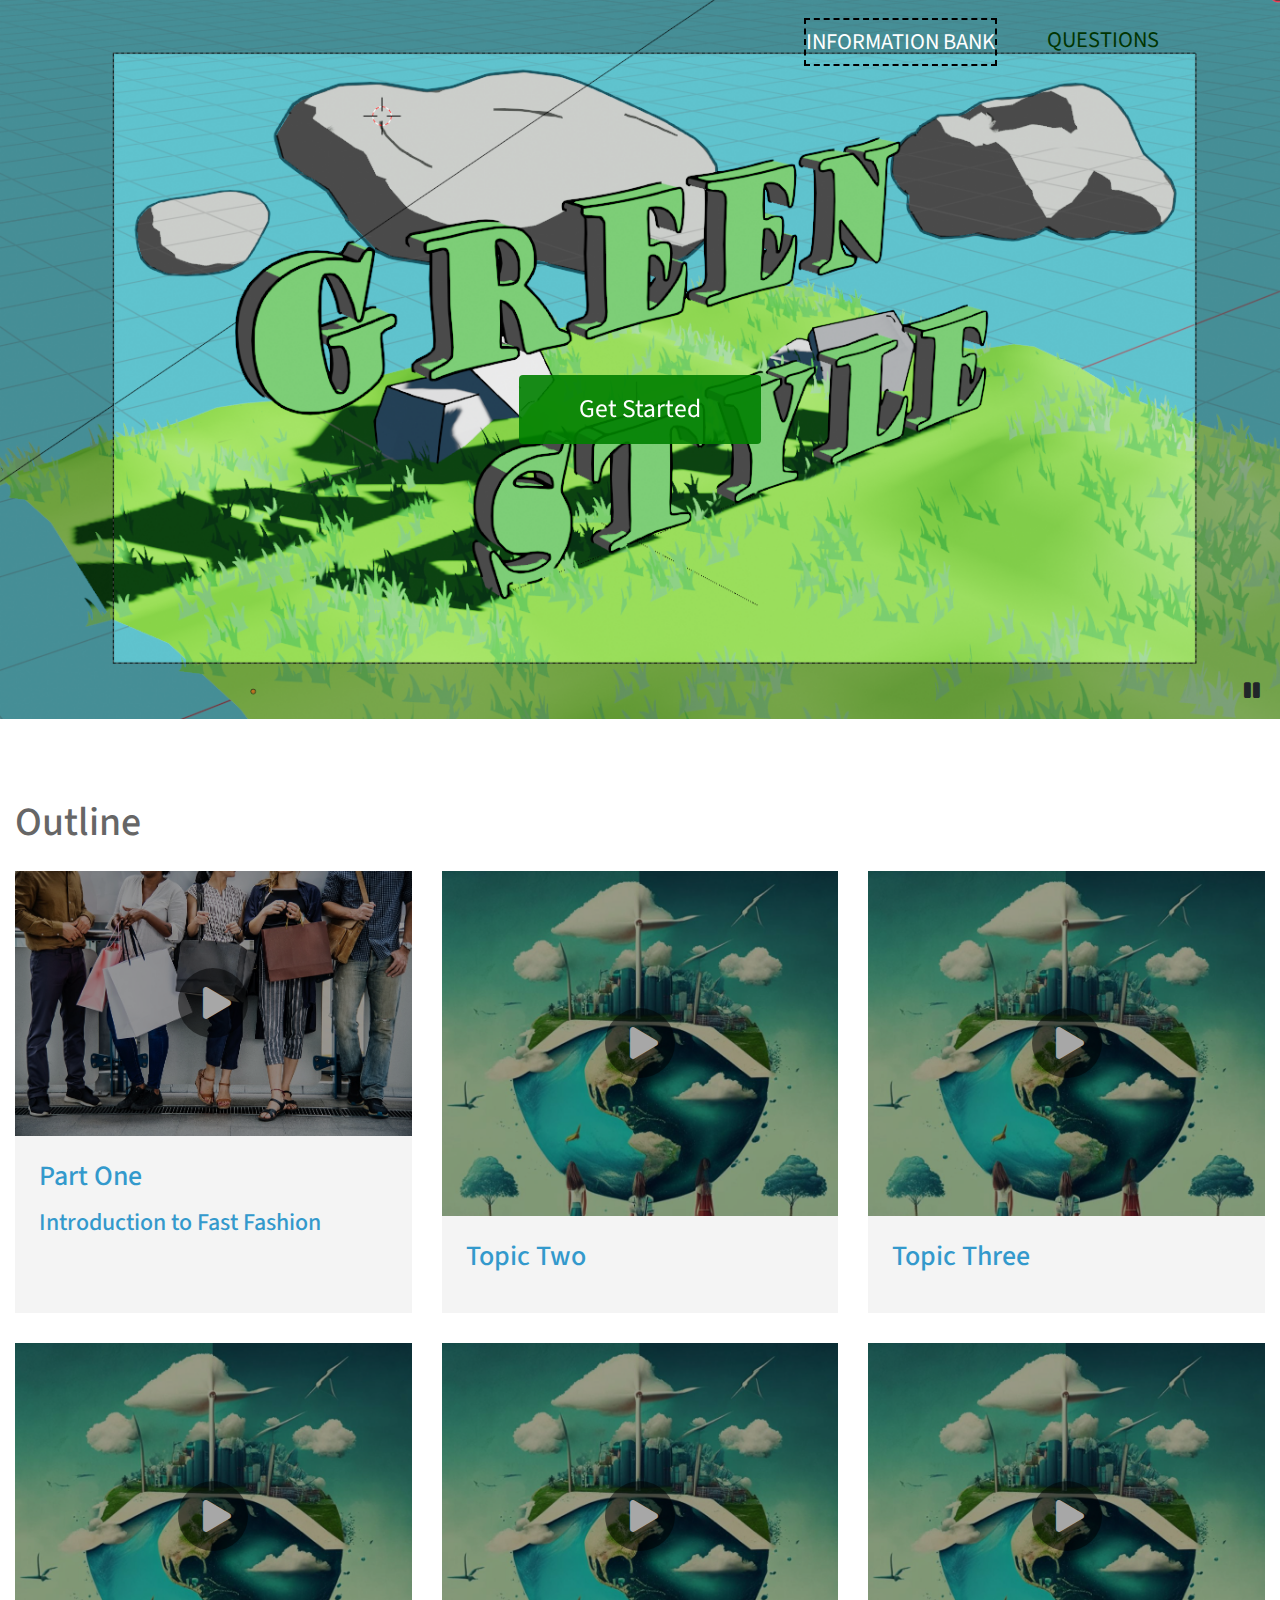
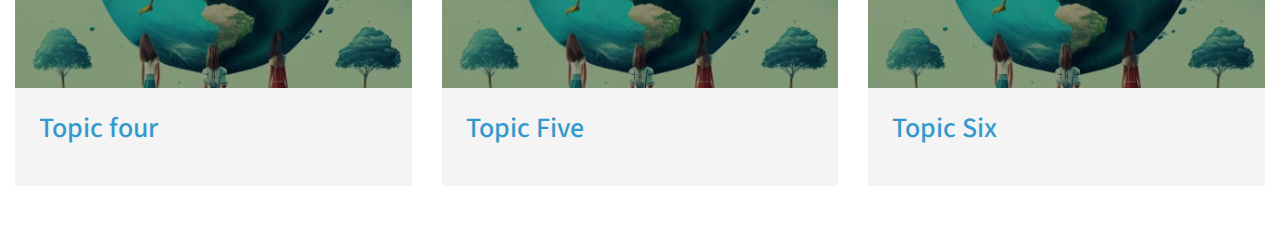
<file: index.html>
<!DOCTYPE html>
<html lang="en">

<head>
    <meta charset="UTF-8">
    <meta name="viewport" content="width=device-width, initial-scale=1.0">
    <title>Green Style</title>
    <link rel="stylesheet" href="fontawesome/css/all.min.css"> <!-- https://fontawesome.com/ -->
    <link href="https://fonts.googleapis.com/css2?family=Source+Sans+Pro&display=swap" rel="stylesheet">
    <!-- https://fonts.google.com/ -->
    <link rel="stylesheet" href="css/bootstrap.min.css">
    <link rel="stylesheet" href="css/templatemo-video-catalog.css">
<!--

TemplateMo 552 Video Catalog

https://templatemo.com/tm-552-video-catalog

-->

</head>
<style> 
    @media (max-width: 767px) {
       
        .btn-get-started {
            display: none;
        }
        .btn 
        .tm-btn-animate 
        .tm-btn-cta 
        .tm-icon-down{
            display: none;
        }
    }
    </style>
<body>
    
    <div class="tm-page-wrap mx-auto">
        <div class="position-relative">
            <div class="position-absolute tm-site-header">
                <div class="container-fluid position-relative">
                    <div class="row">
                        <div class="col-7 col-md-4">
                        </div>
                        <div class="col-5 col-md-8 ml-auto mr-0">
                            <div class="tm-site-nav">
                                <nav class="navbar navbar-expand-lg mr-0 ml-auto" id="tm-main-nav">
                                    <button class="navbar-toggler tm-bg-black py-2 px-3 mr-0 ml-auto collapsed" type="button"
                                        data-toggle="collapse" data-target="#navbar-nav" aria-controls="navbar-nav"
                                        aria-expanded="false" aria-label="Toggle navigation">
                                        <span>
                                            <i class="fas fa-bars tm-menu-closed-icon"></i>
                                            <i class="fas fa-times tm-menu-opened-icon"></i>
                                        </span>
                                    </button>
                                    <div class="collapse navbar-collapse tm-nav" id="navbar-nav">
                                        <ul class="navbar-nav text-uppercase">
                                            <li class="nav-item active">
                                                <a class="nav-link tm-nav-link" href="#">Information Bank <span class="sr-only">(current)</span></a>
                                            </li>
                                            <li class="nav-item">
                                                <a class="nav-link tm-nav-link" href="about.html">Questions</a>
                                            </li>                   
                                        </ul>
                                    </div>
                                </nav>
                            </div>
                        </div>
                    </div>
                </div>
            </div>
            <div class="tm-welcome-container text-center text-white">
                <div class="tm-welcome-container-inner">
                    
                    <a href="#content" class="btn tm-btn-animate tm-btn-cta tm-icon-down btn-get-started" >
                        <span>Get Started</span>
                    </a>
                </div>
            </div>

            <div id="tm-video-container">
                
                    <img style="width: 100%; height: 60%; " src="image/img1.jpg" alt="Fallback image if video is not supported or available">
                  
            </div>
            
            <i id="tm-video-control-button" class="fas fa-pause"></i>
        </div>

        <div class="container-fluid">
            <div id="content" class="mx-auto tm-content-container">
                <main>
                    <div class="row">
                        <div class="col-12">
                            <h2 class="tm-page-title mb-4">Outline </h2>
                            
                        </div>
                    </div>
                    
                    <div class="row tm-catalog-item-list">
                        <div class="col-lg-4 col-md-6 col-sm-12 tm-catalog-item">
                            <div class="position-relative tm-thumbnail-container">
                                <img src="image/fast2.jpg" alt="Image"   class="img-fluid tm-catalog-item-img" style="width: 1000px">    
                                <a href="intro.html" class="position-absolute tm-img-overlay">
                                    <i class="fas fa-play tm-overlay-icon"></i>
                                </a>
                            </div>    
                            <div class="p-4 tm-bg-gray tm-catalog-item-description">
                                <h3 class="tm-text-primary mb-3 tm-catalog-item-title">Part One </h3>
                                <h4 class="tm-text-primary mb-3 tm-catalog-item-title">Introduction to Fast Fashion</h4>
                            </div>
                        </div>
                        <div class="col-lg-4 col-md-6 col-sm-12 tm-catalog-item">
                            <div class="position-relative tm-thumbnail-container">
                                <img src="image/sky.png" alt="Image" class="img-fluid tm-catalog-item-img">    
                                <a href="#" class="position-absolute tm-img-overlay">
                                    <i class="fas fa-play tm-overlay-icon"></i>
                                </a>
                            </div>
                            <div class="p-4 tm-bg-gray tm-catalog-item-description">
                                <h3 class="tm-text-primary mb-3 tm-catalog-item-title">Topic Two</h3>
                                
                            </div>
                        </div>
                        <div class="col-lg-4 col-md-6 col-sm-12 tm-catalog-item">
                            <div class="position-relative tm-thumbnail-container">
                                <img src="image/sky.png" alt="Image" class="img-fluid tm-catalog-item-img">    
                                <a href="#" class="position-absolute tm-img-overlay">
                                    <i class="fas fa-play tm-overlay-icon"></i>
                                </a>
                            </div>                            
                            <div class="p-4 tm-bg-gray tm-catalog-item-description">
                                <h3 class="tm-text-primary mb-3 tm-catalog-item-title">Topic Three</h3>
                               
                            </div>
                        </div>
                        <div class="col-lg-4 col-md-6 col-sm-12 tm-catalog-item">
                            <div class="position-relative tm-thumbnail-container">
                                <img src="image/sky.png" alt="Image" class="img-fluid tm-catalog-item-img">    
                                <a href="#" class="position-absolute tm-img-overlay">
                                    <i class="fas fa-play tm-overlay-icon"></i>
                                </a>
                            </div>    
                            <div class="p-4 tm-bg-gray tm-catalog-item-description">
                                <h3 class="tm-text-primary mb-3 tm-catalog-item-title">Topic four</h3>
                            </div>
                        </div>
                        <div class="col-lg-4 col-md-6 col-sm-12 tm-catalog-item">
                            <div class="position-relative tm-thumbnail-container">
                                <img src="image/sky.png" alt="Image" class="img-fluid tm-catalog-item-img">    
                                <a href="#" class="position-absolute tm-img-overlay">
                                    <i class="fas fa-play tm-overlay-icon"></i>
                                </a>
                            </div>
                            <div class="p-4 tm-bg-gray tm-catalog-item-description">
                                <h3 class="tm-text-primary mb-3 tm-catalog-item-title">Topic Five</h3>
                            </div>
                        </div>
                        <div class="col-lg-4 col-md-6 col-sm-12 tm-catalog-item">
                            <div class="position-relative tm-thumbnail-container">
                                <img src="image/sky.png" alt="Image" class="img-fluid tm-catalog-item-img">    
                                <a href="#" class="position-absolute tm-img-overlay">
                                    <i class="fas fa-play tm-overlay-icon"></i>
                                </a>
                            </div>                            
                            <div class="p-4 tm-bg-gray tm-catalog-item-description">
                                <h3 class="tm-text-primary mb-3 tm-catalog-item-title">Topic Six</h3>
                            </div>
                        </div>
                        
                    </div>

                    
                </main>
                <!--
                <footer class="row pt-5">
                    <div class="col-12">
                        <p class="text-right">Copyright 2020 The Video Catalog Company 
                        
                        - Designed by <a href="https://templatemo.com" rel="nofollow" target="_parent">TemplateMo</a></p>
                    </div>
                </footer>
            </div> -->
        </div>

    </div> <!-- .tm-page-wrap -->

    <script src="js/jquery-3.4.1.min.js"></script>
    <script src="js/bootstrap.min.js"></script>
    <script>
        function setVideoSize() {
            const vidWidth = 1920;
            const vidHeight = 1080;
            let windowWidth = window.innerWidth;
            let newVidWidth = windowWidth;
            let newVidHeight = windowWidth * vidHeight / vidWidth;
            let marginLeft = 0;
            let marginTop = 0;

            if (newVidHeight < 500) {
                newVidHeight = 500;
                newVidWidth = newVidHeight * vidWidth / vidHeight;
            }

            if(newVidWidth > windowWidth) {
                marginLeft = -((newVidWidth - windowWidth) / 2);
            }

            if(newVidHeight > 720) {
                marginTop = -((newVidHeight - $('#tm-video-container').height()) / 2);
            }

            const tmVideo = $('#tm-video');

            tmVideo.css('width', newVidWidth);
            tmVideo.css('height', newVidHeight);
            tmVideo.css('margin-left', marginLeft);
            tmVideo.css('margin-top', marginTop);
        }

        $(document).ready(function () {
            /************** Video background *********/

            setVideoSize();

            // Set video background size based on window size
            let timeout;
            window.onresize = function () {
                clearTimeout(timeout);
                timeout = setTimeout(setVideoSize, 100);
            };

            // Play/Pause button for video background      
            const btn = $("#tm-video-control-button");

            btn.on("click", function (e) {
                const video = document.getElementById("tm-video");
                $(this).removeClass();

                if (video.paused) {
                    video.play();
                    $(this).addClass("fas fa-pause");
                } else {
                    video.pause();
                    $(this).addClass("fas fa-play");
                }
            });
        })
    </script>
</body>

</html>
</file>
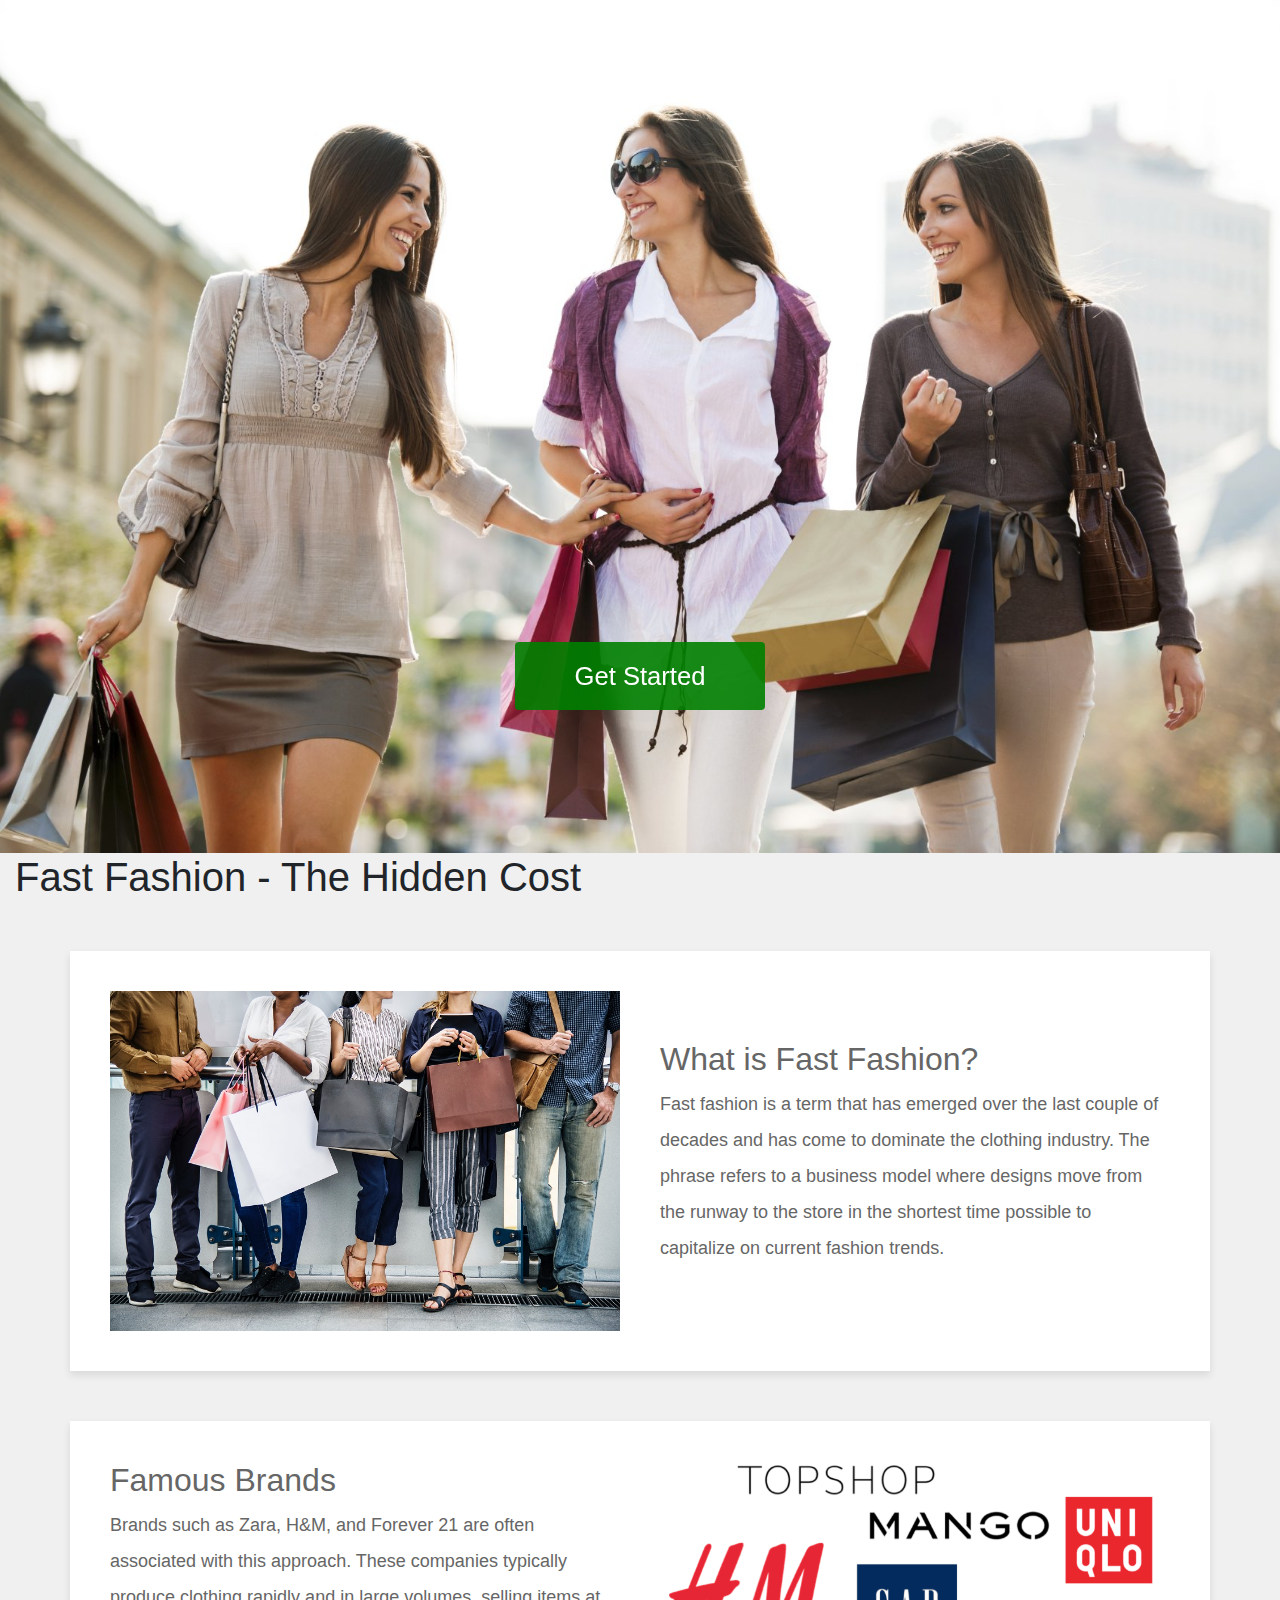
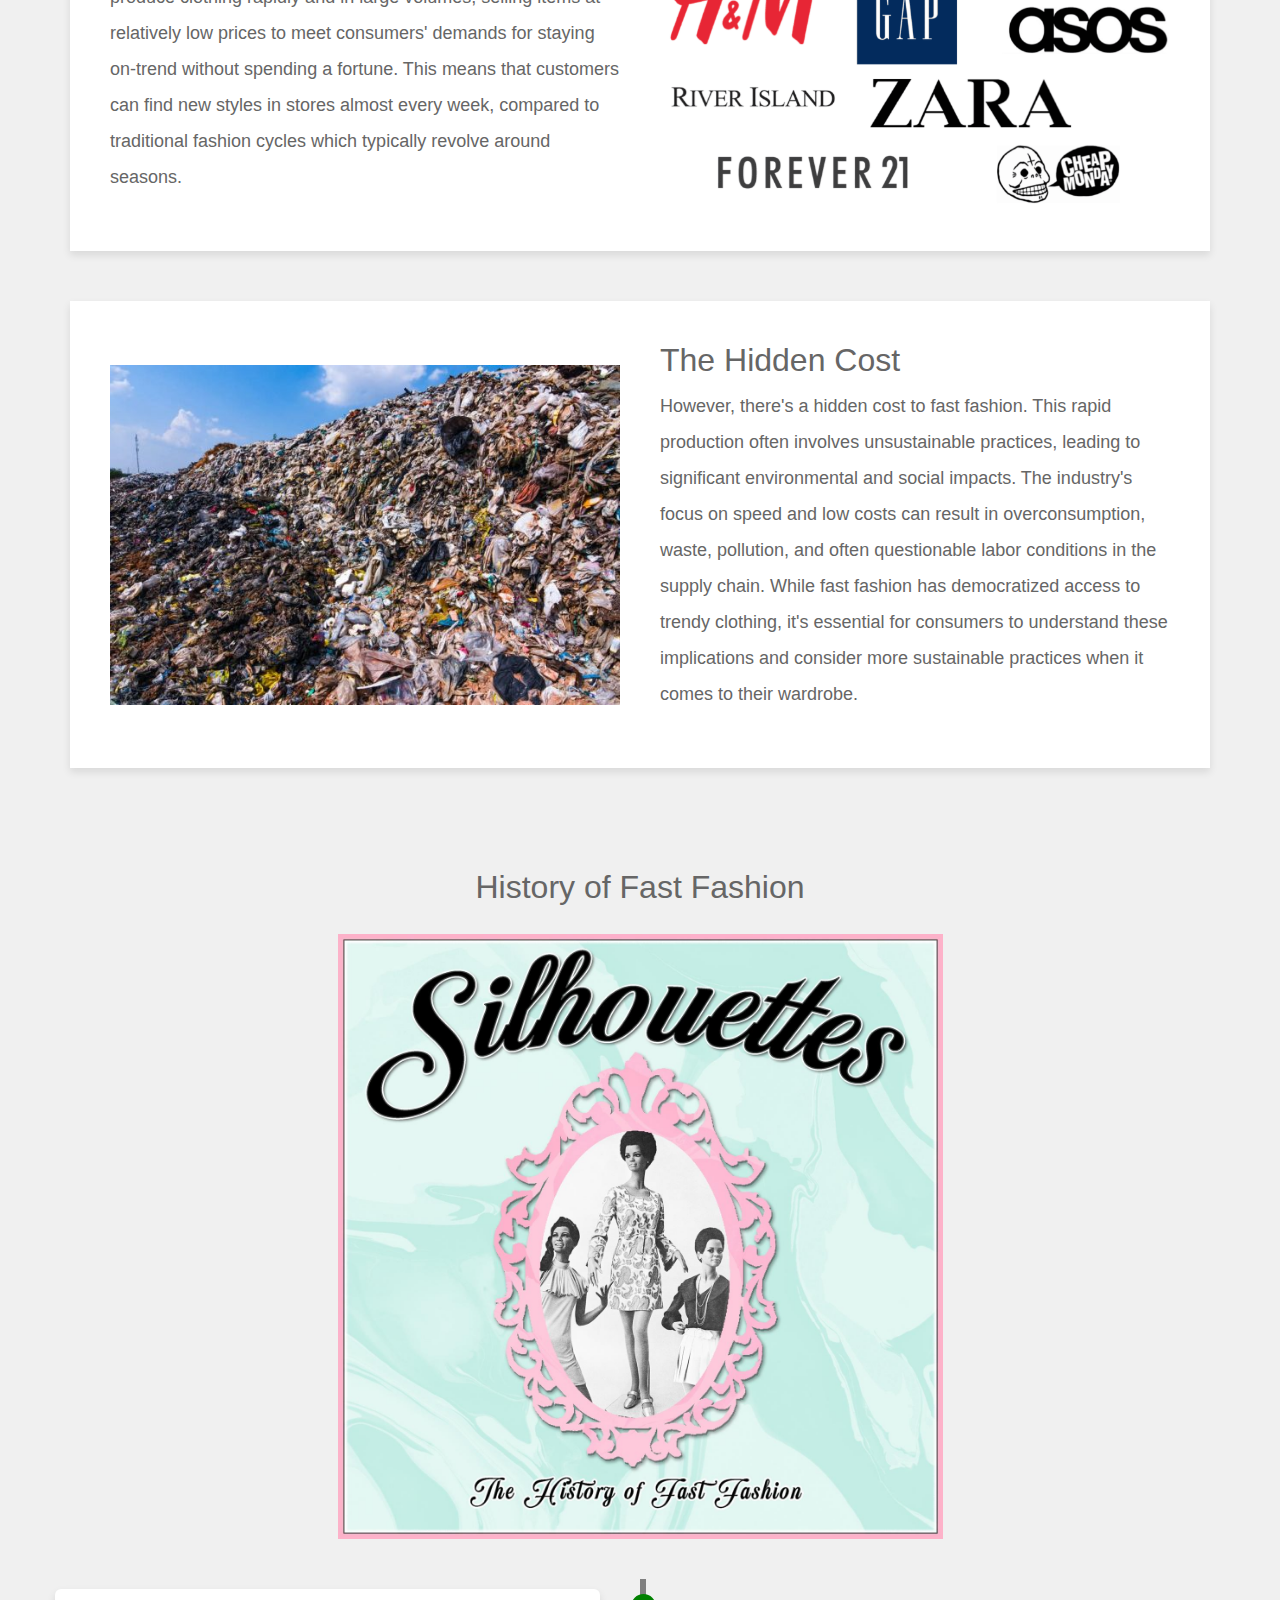
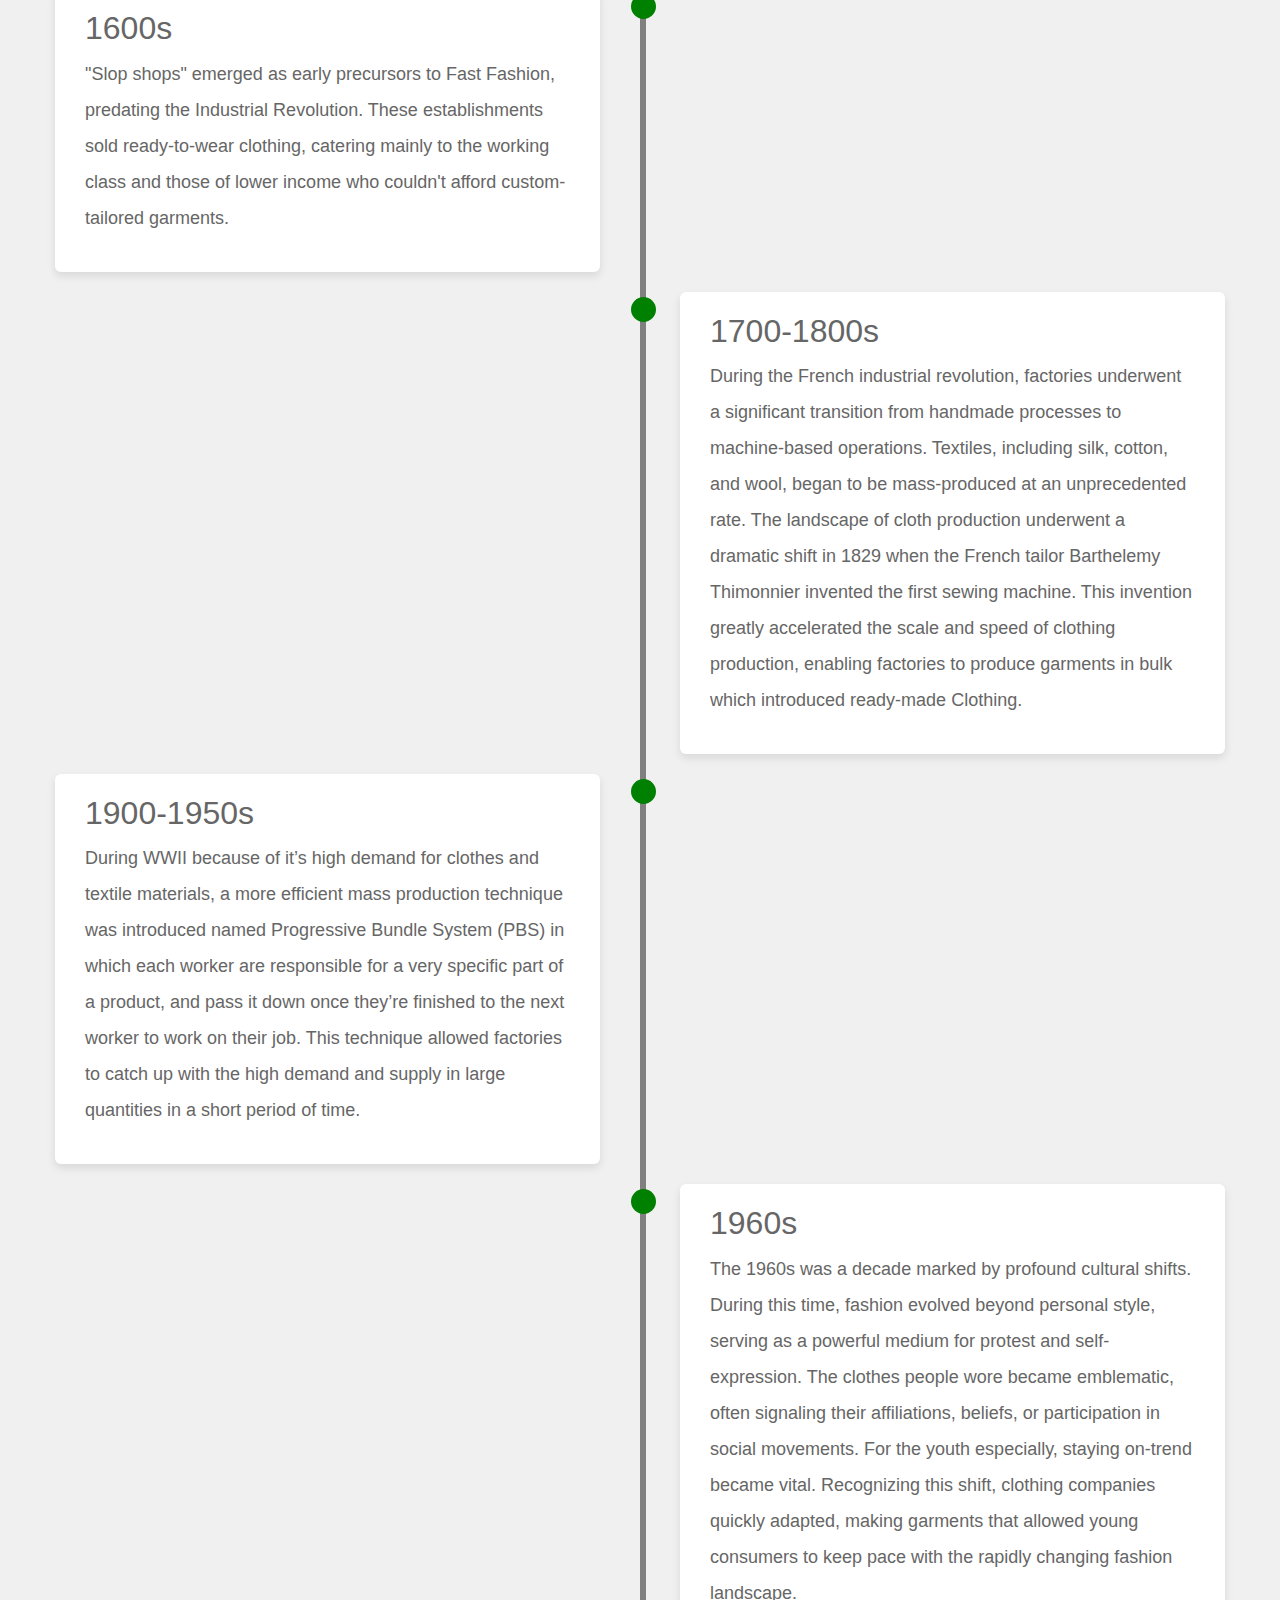
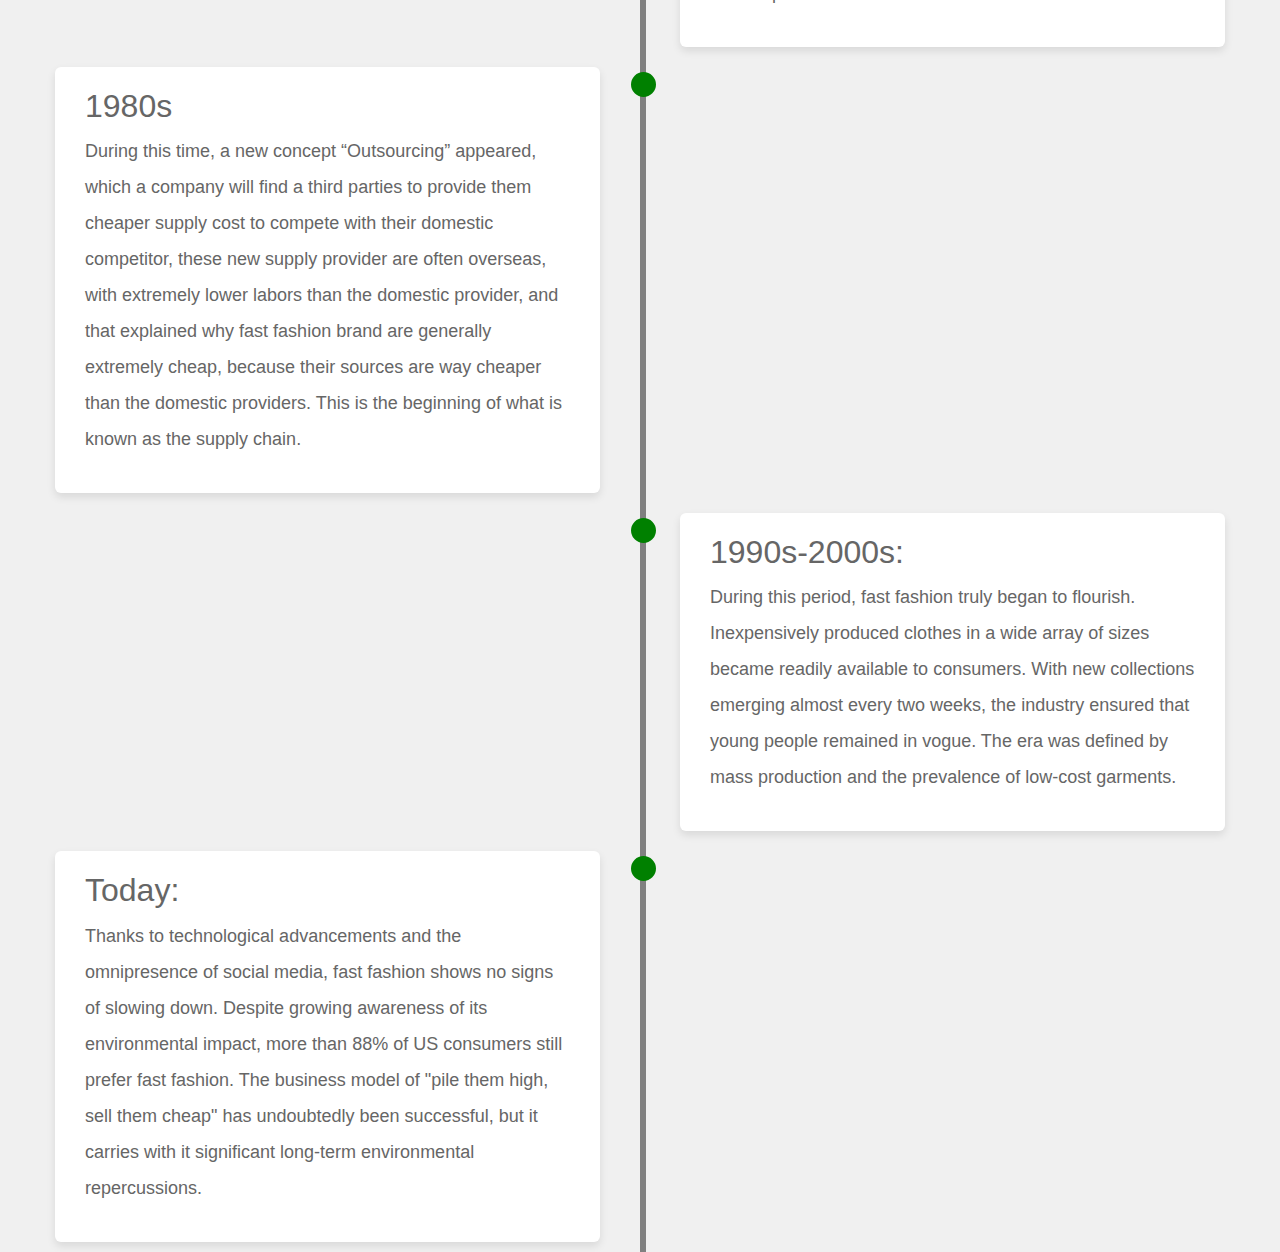
<file: intro.html>
<!DOCTYPE html>
<html lang="en">

<head>
    <meta charset="UTF-8">
    <meta name="viewport" content="width=device-width, initial-scale=1.0">
    <title>Green Style</title>
    <link rel="stylesheet" href="fontawesome/css/all.min.css"> <!-- https://fontawesome.com/ -->
    <link href="https://fonts.googleapis.com/css2?family=Source+Sans+Pro&display=swap" rel="stylesheet">
    <!-- https://fonts.google.com/ -->
    <link rel="stylesheet" href="css/bootstrap.min.css">
    <link rel="stylesheet" href="css/templatemo-video-catalog.css">
    <!--

    TemplateMo 552 Video Catalog

    https://templatemo.com/tm-552-video-catalog

    -->
</head>
<style>
    body {
        font-family: Arial, sans-serif;
        background-color: #f0f0f0;
        margin: 0;
        padding: 0;
    }

    /* Common CSS for both info boxes and images */
    .container {
        display: flex;
        align-items: center;
        margin: 50px auto;
        padding: 20px;
        background-color: #fff;
        box-shadow: 0 4px 8px rgba(0, 0, 0, 0.1);
        transition: transform 0.3s ease-in-out;
    }

    .container:hover {
        transform: scale(1.02);
    }

    .content {
        flex: 1;
        padding: 20px;
    }

    .image {
        flex: 1;
        padding: 20px;
    }

    img {
        max-width: 100%;
        height: auto;
        display: block;
        margin: 0 auto;
    }

    .button {
        padding: 10px 20px;
        background-color: #007bff;
        color: #fff;
        border: none;
        cursor: pointer;
        transition: background-color 0.3s ease-in-out;
    }

    .button:hover {
        background-color: #0056b3;
    }

    @media (max-width: 767px) {
        .container {
            flex-direction: column;
            align-items: center;
        }

        .content,
        .image {
            padding: 10px;
        }
        .btn-get-started {
            display: none;
        }
        .btn 
        .tm-btn-animate 
        .tm-btn-cta 
        .tm-icon-down{
            display: none;
        }
    }
    
/* The actual timeline (the vertical ruler) */
.timeline {
  position: relative;
  max-width: 1250px;
  margin: 0 auto;
}

/* The actual timeline (the vertical ruler) */
.timeline::after {
  content: '';
  position: absolute;
  width: 6px;
  background-color: gray;
  top: 0;
  bottom: 0;
  left: 50%;
}

/* Container around content */
.container2 {
  padding: 10px 40px;
  position: relative;
  background-color: inherit;
  width: 50%;
}

/* The circles on the timeline */
.container2::after {
  content: '';
  position: absolute;
  width: 25px;
  height: 25px;
  right: -2.5%;
  background-color: green;
  border: 4px solid green;
  top: 15px;
  border-radius: 50%;
  z-index: 1;
}

/* Place the container to the left */
.left {
  left: 0;
}

/* Place the container to the right */
.right {
  left: 50%;
}


/* Fix the circle for containers on the right side */
.right::after {
  left: -1.5%;
}

/* The actual content */
.content2 {
  padding: 20px 30px;
  background-color: white;
  position: relative;
  border-radius: 6px;
  box-shadow: 0 4px 8px rgba(0, 0, 0, 0.1);
}

/* Media queries - Responsive timeline on screens less than 600px wide */
@media screen and (max-width: 600px) {
  /* Place the timelime to the left */
  .timeline::after {
  left: 31px;
  }
  
  /* Full-width containers */
  .container2 {
  width: 100%;
  padding-left: 70px;
  padding-right: 25px;
  }
  
  /* Make sure that all arrows are pointing leftwards */
  .container2::before {
  left: 60px;
  border: medium solid white;
  border-width: 10px 10px 10px 0;
  border-color: transparent white transparent transparent;
  }

  /* Make sure all circles are at the same spot */
  .left::after, .right::after {
  left: 15px;
  }
  
  /* Make all right containers behave like the left ones */
  .right {
  left: 0%;
  }
}
</style>

<body>
    <div class="tm-page-wrap mx-auto">
        <div class="position-relative">
            <div class="position-absolute tm-site-header">
                <div class="container-fluid position-relative">
                    <div class="row">
                        <div class="col-7 col-md-4">
                        </div>
                        <div class="col-5 col-md-8 ml-auto mr-0">
                            <div class="tm-site-nav">
                                <nav class="navbar navbar-expand-lg mr-0 ml-auto" id="tm-main-nav">
                                    <button class="navbar-toggler tm-bg-black py-2 px-3 mr-0 ml-auto collapsed" type="button"
                                        data-toggle="collapse" data-target="#navbar-nav" aria-controls="navbar-nav"
                                        aria-expanded="false" aria-label="Toggle navigation">
                                        <span>
                                            <i class="fas fa-bars tm-menu-closed-icon"></i>
                                            <i class="fas fa-times tm-menu-opened-icon"></i>
                                        </span>
                                    </button>
                                    <div class="collapse navbar-collapse tm-nav" id="navbar-nav">
                                        <ul class="navbar-nav text-uppercase">

                                        </ul>
                                    </div>
                                </nav>
                            </div>
                        </div>
                    </div>
                </div>
            </div>
            <div class="tm-welcome-container text-center text-white">
                <div class="tm-welcome-container-inner">

                    <a href="#info-box-1" class="btn tm-btn-animate tm-btn-cta tm-icon-down btn-get-started"
                    style="margin-top: 400px; background-color: rgba(0, 128, 0, 0.9);">
                    <span>Get Started</span>
                </a>
                </div>
            </div>

            <div id="tm-video-container">

                <img style="width: 100%;" src="image/woman-online-shopping-2.jpg"
                    alt="Fallback image if video is not supported or available">

            </div>


        </div>

        <div id='info-box-1' class="container-fluid">
            <header>
                <h1>Fast Fashion - The Hidden Cost</h1>
            </header>

            <div class="container">
                <div class="image">
                    <img src="./image/fast2.jpg" alt="Fast Fashion">
                </div>
                <div class="content">
                    <h2>What is Fast Fashion?</h2>
                    <p>Fast fashion is a term that has emerged over the last couple of decades and has come to dominate
                        the clothing industry. The phrase refers to a business model where designs move from the runway
                        to the store in the shortest time possible to capitalize on current fashion trends.</p>
                </div>
            </div>



            <div class="container">
                
                <div class="content">
                    <h2>Famous Brands</h2>
                    <p>Brands such as Zara, H&amp;M, and Forever 21 are often associated with this approach. These
                        companies typically produce clothing rapidly and in large volumes, selling items at relatively
                        low prices to meet consumers' demands for staying on-trend without spending a fortune. This means
                        that customers can find new styles in stores almost every week, compared to traditional fashion
                        cycles which typically revolve around seasons.</p>

                </div>
                <div class="image">
                    <img src="./image/brands.png" alt="Impacts of Fast Fashion">
                </div>
            </div>

            <div class="container">
                <div class="image">
                    <img src="./image/impact.jpg" alt="Fast Fashion">
                </div>
                <div class="content">
                    <h2>The Hidden Cost</h2>
                    <p>However, there's a hidden cost to fast fashion. This rapid production often involves unsustainable
                        practices, leading to significant environmental and social impacts. The industry's focus on speed
                        and low costs can result in overconsumption, waste, pollution, and often questionable labor
                        conditions in the supply chain. While fast fashion has democratized access to trendy clothing,
                        it's essential for consumers to understand these implications and consider more sustainable
                        practices when it comes to their wardrobe.</p>

                </div>
            </div>
            <div style="text-align: center; margin-bottom: 20px; margin-top: 100px;">
                <h2>History of Fast Fashion</h2>
                <div class="image">
                    <img width="50%" src="./image/history of fast fashion.jpg" alt="Fast Fashion">
                </div>
                
            </div>
            
            <div class="timeline">

                <div class="container2 left">
                  <div class="content2">
                    <h2>1600s</h2>
                    <p>"Slop shops" emerged as early precursors to Fast Fashion, predating the Industrial Revolution. 
                        These establishments sold ready-to-wear clothing, catering mainly to the working class and 
                        those of lower income who couldn't afford custom-tailored garments.</p>
                  </div>
                </div>
                <div class="container2 right">
                  <div class="content2">
                    <h2>1700-1800s</h2>
                    <p>During the French industrial revolution, factories underwent a significant transition from 
                        handmade processes to machine-based operations. Textiles, including silk, cotton, and wool, 
                        began to be mass-produced at an unprecedented rate. The landscape of cloth production 
                        underwent a dramatic shift in 1829 when the French tailor Barthelemy Thimonnier invented the 
                        first sewing machine. This invention greatly accelerated the scale and speed of clothing 
                        production, enabling factories to produce garments in bulk which introduced ready-made 
                        Clothing.</p>
                  </div>
                </div>
                <div class="container2 left">
                  <div class="content2">
                    <h2>1900-1950s</h2>
                    <p>During WWII because of it’s high demand for clothes and textile materials, a more efficient mass
                        production technique was introduced named Progressive Bundle System (PBS) in which each 
                        worker are responsible for a very specific part of a product, and pass it down once they’re 
                        finished to the next worker to work on their job. This technique allowed factories to catch up with
                        the high demand and supply in large quantities in a short period of time.</p>
                  </div>
                </div>
                <div class="container2 right">
                  <div class="content2">
                    <h2>1960s</h2>
                    <p>The 1960s was a decade marked by profound cultural shifts. During this time, fashion evolved 
                        beyond personal style, serving as a powerful medium for protest and self-expression. The 
                        clothes people wore became emblematic, often signaling their affiliations, beliefs, or 
                        participation in social movements. For the youth especially, staying on-trend became vital. 
                        Recognizing this shift, clothing companies quickly adapted, making garments that allowed 
                        young consumers to keep pace with the rapidly changing fashion landscape.</p>
                  </div>
                </div>
                <div class="container2 left">
                  <div class="content2">
                    <h2>1980s</h2>
                    <p>During this time, a new concept “Outsourcing” appeared, which a company will find a third 
                        parties to provide them cheaper supply cost to compete with their domestic competitor, these 
                        new supply provider are often overseas, with extremely lower labors than the domestic provider,
                        and that explained why fast fashion brand are generally extremely cheap, because their sources
                        are way cheaper than the domestic providers. This is the beginning of what is known as the 
                        supply chain.</p>
                  </div>
                </div>
                <div class="container2 right">
                  <div class="content2">
                    <h2>1990s-2000s:</h2>
                    <p>During this period, fast fashion truly began to flourish. Inexpensively produced clothes in a wide 
                        array of sizes became readily available to consumers. With new collections emerging almost 
                        every two weeks, the industry ensured that young people remained in vogue. The era was 
                        defined by mass production and the prevalence of low-cost garments.</p>
                  </div>
                </div>

                <div class="container2 left">
                    <div class="content2">
                      <h2>Today:</h2>
                      <p>Thanks to technological advancements and the omnipresence of social media, fast fashion 
                        shows no signs of slowing down. Despite growing awareness of its environmental impact, more 
                        than 88% of US consumers still prefer fast fashion. The business model of "pile them high, sell 
                        them cheap" has undoubtedly been successful, but it carries with it significant long-term 
                        environmental repercussions.</p>
                    </div>
                  </div>
              </div>
              
              </body>

        </div>


    </div> <!-- .tm-page-wrap -->

    <script src="js/jquery-3.4.1.min.js"></script>
    <script src="js/bootstrap.min.js"></script>
    <script>
        function setVideoSize() {
            const vidWidth = 1920;
            const vidHeight = 1080;
            let windowWidth = window.innerWidth;
            let newVidWidth = windowWidth;
            let newVidHeight = windowWidth * vidHeight / vidWidth;
            let marginLeft = 0;
            let marginTop = 0;

            if (newVidHeight < 500) {
                newVidHeight = 500;
                newVidWidth = newVidHeight * vidWidth / vidHeight;
            }

            if (newVidWidth > windowWidth) {
                marginLeft = -((newVidWidth - windowWidth) / 2);
            }

            if (newVidHeight > 720) {
                marginTop = -((newVidHeight - $('#tm-video-container').height()) / 2);
            }

            const tmVideo = $('#tm-video');

            tmVideo.css('width', newVidWidth);
            tmVideo.css('height', newVidHeight);
            tmVideo.css('margin-left', marginLeft);
            tmVideo.css('margin-top', marginTop);
        }

        $(document).ready(function () {
            /************** Video background *********/

            setVideoSize();

            // Set video background size based on window size
            let timeout;
            window.onresize = function () {
                clearTimeout(timeout);
                timeout = setTimeout(setVideoSize, 100);
            };

            // Play/Pause button for video background      
            const btn = $("#tm-video-control-button");

            btn.on("click", function (e) {
                const video = document.getElementById("tm-video");
                $(this).removeClass();

                if (video.paused) {
                    video.play();
                    $(this).addClass("fas fa-pause");
                } else {
                    video.pause();
                    $(this).addClass("fas fa-play");
                }
            });
        })
    </script>
</body>

</html>
</file>
<file: css/templatemo-video-catalog.css>
/*

TemplateMo 552 Video Catalog

https://templatemo.com/tm-552-video-catalog

*/

html { scroll-behavior: smooth; overflow-x: hidden; }

body {
    margin: 0;
    padding: 0;
    font-family: 'Source Sans Pro', sans-serif;
    font-size: 18px;
    line-height: 2em;
    overflow-x: hidden;
}

a {
    transition: all 0.3s ease;
    color: #666;
}

a:hover {
    color: #29BBCC;
    text-decoration: none;
}

h2, p { color: #666666; }

.tm-site-header {
    position: absolute;
    z-index: 1000;
    width: 100%;
    top: 0;
    left: 0;
    padding: 40px;
}

.tm-logo-container {
    display: block;
    padding: 30px;
    width: 320px;
    height: 160px;
}

.tm-site-logo { font-size: 3rem; }
.tm-site-name { font-size: 1.9rem; }

#tm-video-container {
    max-height: 870px;
    overflow: hidden;
    background-color: #333;
}

#tm-video {
    width: 100%;
    height: auto;
}

.tm-bg-black {
    background-color: rgba(0,0,0,0.5);
    color: white;
}

.tm-bg-gray { background-color: #F4F4F4; }
.tm-text-primary { color: #3399CC; }
.tm-text-secondary { color: #3CAFAF; }

.tm-nav-link {
    color: rgb(1, 53, 1);
    font-size: 1.4rem;    
}

#tm-main-nav .nav-item .nav-link { border-bottom: 1px solid transparent; }

#tm-main-nav .nav-item.active .nav-link,
#tm-main-nav .nav-item:hover .nav-link {
    border: 2px dashed black;
    color: white;
}

.tm-welcome-container {
    position: absolute;
    width: 100%;
    height: 100%;
    display: flex;
    justify-content: center;
    flex-direction: column;
    z-index: 999;
}

.tm-welcome-container-inner { margin-top: 100px; }
.tm-welcome-text { font-size: 1.6rem; }

.btn {
    padding: 15px 60px;
    font-size: 1.6rem;
    border: none;
    cursor: pointer;
    
}

.btn-primary { background-color: #3399CC; }
.btn-primary:hover { background-color: #1674a0; }

/*
    Button hover effect: https://tympanus.net/Development/CreativeButtons/
*/

.tm-btn-animate {
    position: relative;
    overflow: hidden;
    -webkit-backface-visibility: hidden;
    -moz-backface-visibility: hidden;
    backface-visibility: hidden;
    transition: all 0.3s ease;
}

.tm-btn-animate:before {
    left: 0;
    top: -100%;
    position: absolute;
    height: 100%;
    width: 100%;
    line-height: 2.5;
    -webkit-transition: all 0.3s;
    -moz-transition: all 0.3s;
    transition: all 0.3s;
    font-family: "Font Awesome 5 Free";
    font-style: normal;
    font-weight: 900;
    line-height: 1;
    -webkit-font-smoothing: antialiased;
}

.tm-btn-animate:after {
    content: '';
    position: absolute;
    z-index: -1;
    -webkit-transition: all 0.3s;
    -moz-transition: all 0.3s;
    transition: all 0.3s;
}

.tm-btn-animate:hover:before { top: 13px; }

.tm-btn-animate span {
    display: inline-block;
    width: 100%;
    height: 100%;
    -webkit-transition: all 0.3s;
    -webkit-backface-visibility: hidden;
    -moz-transition: all 0.3s;
    -moz-backface-visibility: hidden;
    transition: all 0.3s;
    backface-visibility: hidden;
}

.tm-btn-animate:hover span {
    -webkit-transform: translateY(300%);
    -moz-transform: translateY(300%);
    -ms-transform: translateY(300%);
    transform: translateY(300%);
}

.tm-btn-cta {
    color: white;
    background-color: rgba(0, 128, 0, 0.9);
}

.tm-btn-cta:before { font-size: 180%; }
.tm-btn-download:before { font-size: 120%; }
.tm-btn-submit:before { font-size: 120%; }
.tm-icon-down:before { content: '\f078'; }
.tm-icon-download:before { content: '\f019'; }
.tm-icon-submit:before { content: '\f1d8'; }
.tm-icon-submit:hover:before { top: 18px; }
.tm-btn-cta:hover { color: white; }

.tm-btn-download:hover,
.tm-btn-download:focus,
.tm-btn-submit:hover,
.tm-btn-submit:focus {
    color: white;
    background-color: #3399CC;
}

.tm-btn-download span { padding-top: 10px; }
.tm-btn-small { 
    padding: 10.5px 35px;
    font-size: 1.2rem; 
}

#tm-video-control-button {
    position: absolute;
    bottom: 20px;
    right: 20px;
    z-index: 1000;
}

.tm-content-container {
    max-width: 1422px;
    padding-top: 80px;
    padding-bottom: 35px;
}

.tm-page-title { font-size: 2.5rem; }
.tm-catalog-item-list { justify-content: space-between; }

.tm-catalog-item {
    max-width: 462px;
    display: flex;
    flex-direction: column;
    margin-bottom: 64px;
}

.tm-thumbnail-container { overflow: hidden; ; height: inherit;}
.tm-thumbnail-container img { transition: all 0.3s ease; }
.tm-thumbnail-container:hover img { transform: scale(1.2) rotate(5deg); }

.tm-img-overlay {
    top: 0;
    left: 0;
    width: 100%;
    height: 100%;
    display: flex;
    align-items: center;
    justify-content: center;
    background-color: rgba(0,0,0,0.4);
    cursor: pointer;
    transition: all 0.3s ease: ;
}

.tm-overlay-icon {
    color: #a7a7a7;
    opacity: 1;
    font-size: 2rem;
    padding: 10px 15px;
    background-color: rgba(0,0,0,0.5);
    border-radius: 50%;
    width: 70px;
    height: 70px;
    display: flex;
    align-items: center;
    justify-content: center;
    padding-right: 8px;
    z-index: 1002;
    transition: all 0.3s ease;  
}

.tm-img-overlay:hover { background-color: transparent; }
.tm-img-overlay:hover .tm-overlay-icon { opacity: 0; }
.tm-catalog-item-description { flex: 1; }

.tm-categories-container {
    display: flex;
    align-items: center;
}

.tm-categories-text { margin-right: 16px; }
.tm-category-list { font-size: 1.75rem; }
.tm-category-item { margin: 16px; }

.tm-category-link {
    color: #3399CC;
    padding: 10px;
    border-bottom: 3px solid transparent;
}

.tm-category-link.active,
.tm-category-link:hover {
    border-bottom: 3px solid #3399CC;
    color: #3399CC;
}

.tm-paging-link {
    background-color: #F4F4F4;
    margin-right: 12px;
    font-size: 1.5rem;
    width: 60px;
    height: 60px;
    display: flex;
    align-items: center;
    justify-content: center;
}

.nav-item.active > .tm-paging-link,
.nav-item:hover > .tm-paging-link {
    background-color: #CCC;
    color: #666666;
}

.tm-subscribe-form { 
    display: flex; 
    align-items: center;
}

.tm-subscribe-form > input {
    padding: 5px 15px;
    margin-right: 20px;
    flex: 1;
    max-width: 382px;
}

.tm-footer-links > li { margin-bottom: 10px; }

/*Video detail page*/

.tm-video-title { font-size: 2.5rem; }
.tm-share-box { 
    font-size: 1.4rem; 
    padding: 3rem;
}
.tm-share-box-title { font-size: 1.4rem; }

.tm-bg-white {
    background-color: white;
    border: 1px solid #CDCECF;
    border-radius: 5px;
}

.tm-share-button {
    width: 52px;
    height: 52px;
    display: flex;
    align-items: center;
    justify-content: center;
    margin-right: 24px;
}

.tm-share-button:last-child { margin-right: 0; }
.tm-text-link { color: #3399CC; }

.tm-likes-box,
.tm-btn-download {
    width: 280px;
    height: 60px;
}

.tm-likes-box { padding-top: 12px; }
.tm-video-description-box { max-width: 920px; }
.tm-text-gray { color: #6F7071; }

.tm-fixed-header {
    background-position: center;
    background-repeat: no-repeat;
    background-attachment: fixed;
    background-size: cover;    
    background-color: #666;
}

#tm-fixed-header-bg { height: 450px; }
.tm-fixed-header-1 { background-image: url(../img/video-detail-1.jpg); }
.tm-fixed-header-2 { background-image: url(../img/about-1.jpg); }
.tm-fixed-header-3 { background-image: url(../img/contact-1.jpg); }

video {
  width: 100%;
  height: auto;
}

.fa-facebook { color: #3b5998; }
.fa-twitter { color: #00acee; }
.fa-pinterest { color: #c8232c; }
.tm-liked-icon { display: none; }
.tm-not-liked-icon { display: inline-block; }
.tm-liked-icon, .tm-not-liked-icon { margin-top: 3px; }
.tm-liked .tm-liked-icon { display: inline-block; }
.tm-liked .tm-not-liked-icon { display: none; }
.tm-welcome-text-2 { max-width: 575px; }
.tm-share-button:hover { background-color: #e9ecef; }

/*About*/
.tm-about-text-container { max-width: 920px; }

.parallax-window {
    min-height: 270px;
    background: transparent;
}

.parallax-window-2 {
    min-height: 360px;
}

.tm-about-icon {
    color: #999;
}

/* Contact */
.mapouter{
    position:relative;
    text-align:right;
    height:540px;
    width:100%;
}

.gmap_canvas {
    overflow:hidden;
    background:none!important;
    height:540px;
    width:100%;
}

.form-control {
    font-size: 1.2rem;
    padding: 21px 25px;
}

.form-group {
    margin-bottom: 35px;
}

#contact-select {
    height: 60px;
    border-radius: 0;
}

#contact-select:not([multiple]) {
  -webkit-appearance: none;
  -moz-appearance: none;
  background-position: right 15px center;
  background-repeat: no-repeat;
  background-image: url(../img/select-arrow.png);
  padding: 14px 20px;
  padding-right: 20px;
  color: #666;
}
.tm-testimonial-text {
    max-width: 420px;
    font-style: italic;
}

@media (min-width: 992px) {
    #tm-main-nav .nav-item { margin-right: 50px; margin-top: -30px}
    .navbar-expand-lg .navbar-nav .nav-link { padding: 4px 0px; }
    .navbar-expand-lg .navbar-collapse { justify-content: flex-end; }
  
}   

@media (max-width: 1419px) {
    .tm-catalog-item { margin-bottom: 30px; }
}

@media (max-width: 991px) {
    .navbar {
        max-width: 220px;
        position: absolute;
        top: 0;
        right: 0;
        padding: 0;
    }
    
    .navbar-collapse {
        background-color: rgba(0,0,0,0.5);
        border-radius: 5px;
        border-top-right-radius: 0;
        padding: 10px 15px;
    }

    .nav-item { margin-bottom: 10px; }

    .navbar-toggler {
        border-bottom-left-radius: 0;
        border-bottom-right-radius: 0;
        width: 52px;
        height: 40px;
    }

    .navbar-toggler.collapsed {
        border-bottom-left-radius: .25rem;
        border-bottom-right-radius: .25rem;   
    }

    .navbar-toggler i.tm-menu-opened-icon { display: block; }
    .navbar-toggler i.tm-menu-closed-icon { display: none; }
    .navbar-toggler.collapsed i.tm-menu-opened-icon { display: none; }
    .navbar-toggler.collapsed i.tm-menu-closed-icon { display: block; }
    .tm-welcome-container-inner { margin-top: 150px; }
    .tm-welcome-text { font-size: 1.4rem; }

    #tm-video {
        width: 888px;
        height: 500px;
    }

    .tm-logo-container {
        height: 160px;
        width: 250px;
    }

    .tm-site-header { padding: 20px; }
    .tm-catalog-item-list { max-width: 924px; }
    .tm-share-box { max-width: 400px; }
}

@media (max-width: 879px) {
    .tm-categories-container {
        flex-direction: column;
        align-items: flex-start;
    }
}

@media (max-width: 640px) {
    .tm-subscribe-form { 
        flex-direction: column; 
        align-items: stretch;
    }

    .tm-subscribe-form > input {
       max-width: 100%;
    }

    .tm-subscribe-form input {
        margin-right: 0;
        margin-bottom: 15px;
    }

    .tm-share-box {
        padding-left: 1.5rem;
        padding-right: 1.5rem;
    }
}

@media (max-width: 419px) {
    .tm-testimonial {
        flex-direction: column;
    }
}
</file>
